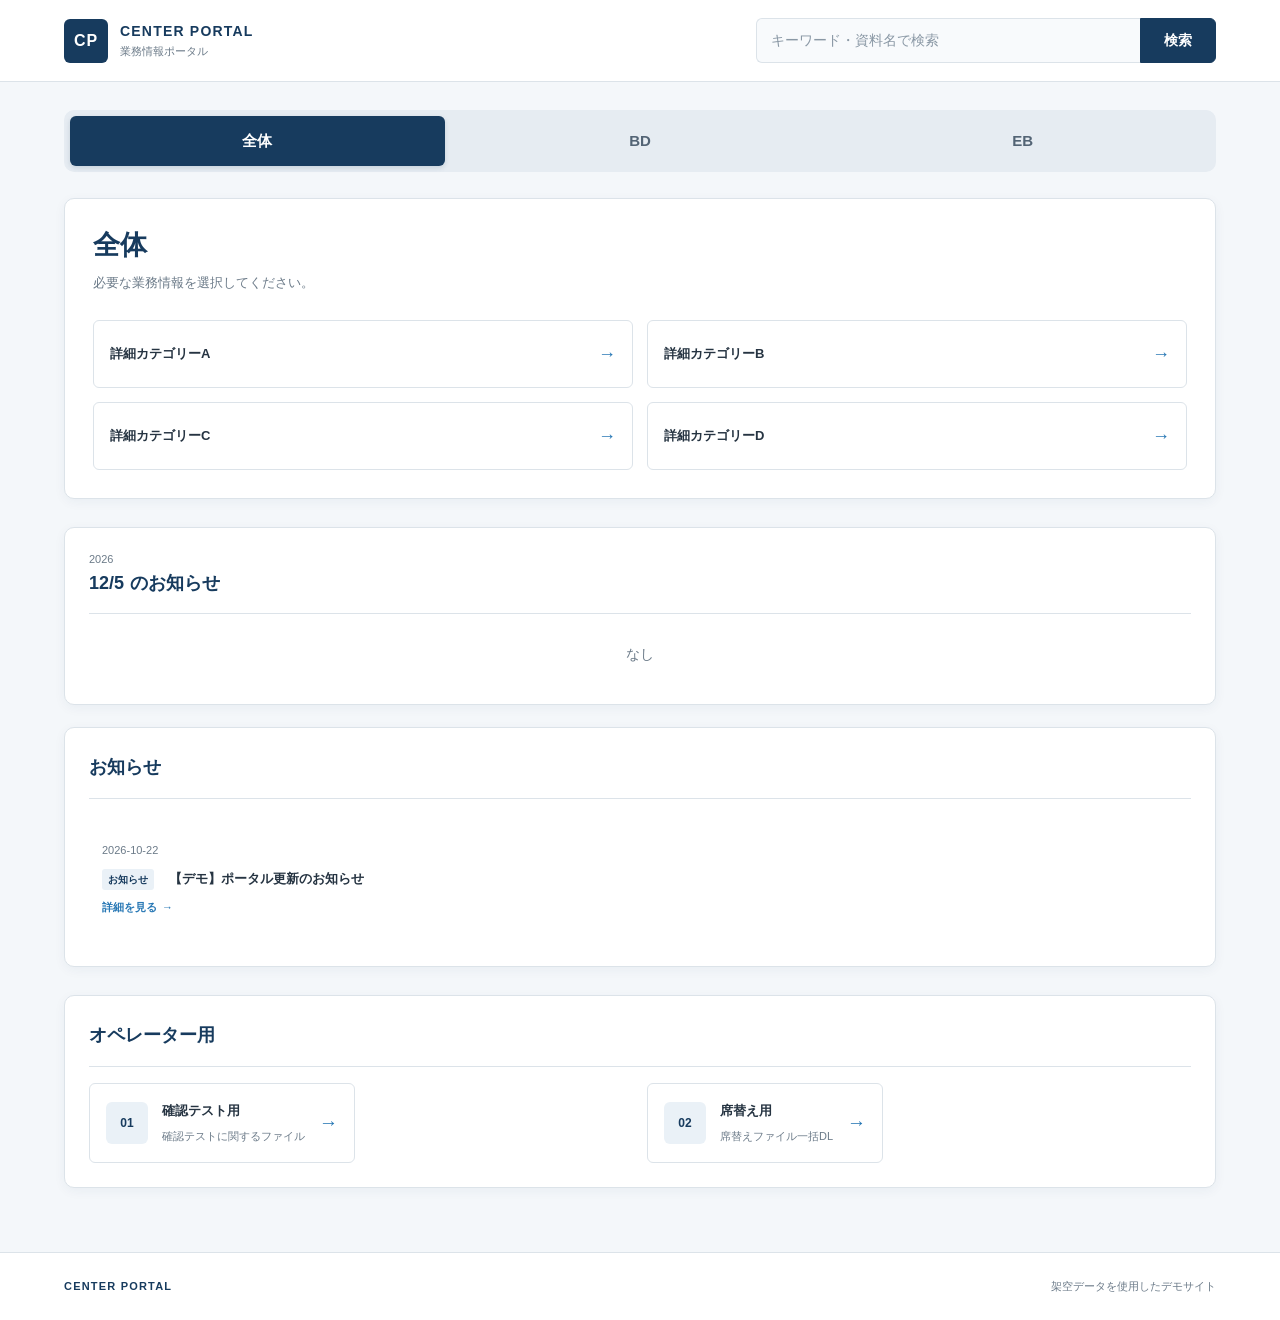
<file: index.html>
<!DOCTYPE html>
<html lang="ja">

<head>
  <meta charset="UTF-8">
  <meta name="viewport" content="width=device-width, initial-scale=1.0">
  <meta name="description" content="業務手順・問い合わせへの回答方法・システム操作方法を確認するセンターポータルのデモ">
  <title>Center Portal | 業務情報ポータル</title>
  <link rel="stylesheet" href="css/style.css">
</head>

<body>
  <!-- ヘッダー -->
  <header class="header">
    <a class="header-logo" href="index.html" aria-label="トップページ">
      <span class="logo-mark">CP</span>
      <span class="logo-text">
        <strong>CENTER PORTAL</strong>
        <small>業務情報ポータル</small>
      </span>
    </a>

    <!-- 資料とお知らせを検索し、結果はメインエリアに表示する -->
    <form class="search-form" id="searchForm" role="search">
      <label class="visually-hidden" for="searchInput">
        キーワード検索
      </label>
      <input type="search" id="searchInput" name="keyword" placeholder="キーワード・資料名で検索" autocomplete="off">
      <button type="submit" class="search-button">
        検索
      </button>
    </form>
  </header>

  <main class="main">
    <!-- メインカテゴリー -->
    <nav class="category-nav" aria-label="業務カテゴリー">
      <button type="button" class="category-button" data-category="全体" aria-pressed="false">
        全体
      </button>
      <button type="button" class="category-button is-active" data-category="BD" aria-pressed="true">
        BD
      </button>

      <button type="button" class="category-button" data-category="EB" aria-pressed="false">
        EB
      </button>


    </nav>

    <!-- 詳細カテゴリー・資料一覧 -->
    <section class="content-section" aria-labelledby="contentTitle">
      <div class="section-heading">
        <div>
          <h1 id="contentTitle">BD</h1>
          <p class="section-description">
            必要な業務情報を選択してください。
          </p>
        </div>
      </div>

      <!-- 選択中カテゴリーの詳細カテゴリー、または資料一覧をJavaScriptで表示 -->
      <div class="detail-category-list" id="detailCategoryList">
        <!-- 詳細カテゴリーをJavaScriptで表示 -->
      </div>

      <!-- 検索結果をJavaScriptで挿入する。通常のカテゴリー表示とは独立して切り替える -->
      <section class="search-results" id="searchResults" aria-labelledby="searchResultsTitle" aria-live="polite" hidden>
        <h2 id="searchResultsTitle">検索結果</h2>
        <div id="searchResultsList"></div>
      </section>

      <!-- 選択された資料本文を表示する領域 -->
      <section class="material-detail" id="materialDetail" aria-live="polite" hidden>
        <!-- 選択した資料の詳細を表示 -->
      </section>
    </section>

    <!-- 本日のお知らせ・お知らせ -->
    <!-- 今日のお知らせと通常のお知らせを並べて表示する -->
    <div class="information-grid">
      <!-- 本日のお知らせ -->
      <section class="information-panel" aria-labelledby="dailyAnnouncementsTitle">

        <div class="panel-heading">
          <div class="daily-announcements-heading">
            <div class="daily-date">
              <span id="dailyYear">2026</span>
              <div class="daily-date-line">
                <strong id="dailyMonthDay">10/22</strong>
                <h2 id="dailyAnnouncementsTitle">のお知らせ</h2>
              </div>
            </div>
          </div>
        </div>


        <ul class="information-list" id="historyList">
          <!-- 当日のお知らせをJavaScriptで表示 -->
        </ul>
      </section>

      <!-- お知らせ -->
      <section class="information-panel" aria-labelledby="newsTitle">
        <div class="panel-heading">
          <div>
            <h2 id="newsTitle">お知らせ</h2>
          </div>
        </div>

        <ul class="information-list" id="newsList">
          <!-- お知らせをJavaScriptで表示 -->
        </ul>
      </section>
    </div>


    <!-- スタッフ向けショートカット -->
    <!-- 用途別の資料ショートカット。検索結果は各ボタンの直下に表示 -->
    <section class="shortcut-section" aria-labelledby="shortcutTitle">
      <div class="panel-heading">
        <div>
          <h2 id="shortcutTitle">オペレーター用</h2>
        </div>
      </div>

      <div class="shortcut-list">
        <div class="shortcut-item">
          <button type="button" class="shortcut-button" data-shortcut="test">
            <span class="shortcut-icon" aria-hidden="true">01</span>
            <span>
              <strong>確認テスト用</strong>
              <small>確認テストに関するファイル</small>
            </span>
            <span class="shortcut-arrow" aria-hidden="true">→</span>
          </button>
          <section class="shortcut-results search-results" aria-labelledby="testResultsTitle" aria-live="polite" hidden>
            <h2 id="testResultsTitle">確認テスト用の資料</h2>
            <div class="shortcut-results-list"></div>
          </section>
        </div>

        <div class="shortcut-item">
          <button type="button" class="shortcut-button" data-shortcut="file">
            <span class="shortcut-icon" aria-hidden="true">02</span>
            <span>
              <strong>席替え用</strong>
              <small>席替えファイル一括DL</small>
            </span>
            <span class="shortcut-arrow" aria-hidden="true">→</span>
          </button>
          <section class="shortcut-results search-results" aria-labelledby="fileResultsTitle" aria-live="polite" hidden>
            <h2 id="fileResultsTitle">席替え用の資料</h2>
            <div class="shortcut-results-list"></div>
          </section>
        </div>
      </div>
    </section>
  </main>

  <!-- フッター -->
  <footer class="footer">
    <div class="footer-inner">
      <span>CENTER PORTAL</span>
      <p>架空データを使用したデモサイト</p>
    </div>
  </footer>

  <script src="js/data.js"></script>
  <script src="js/app.js"></script>
</body>

</html>
</file>
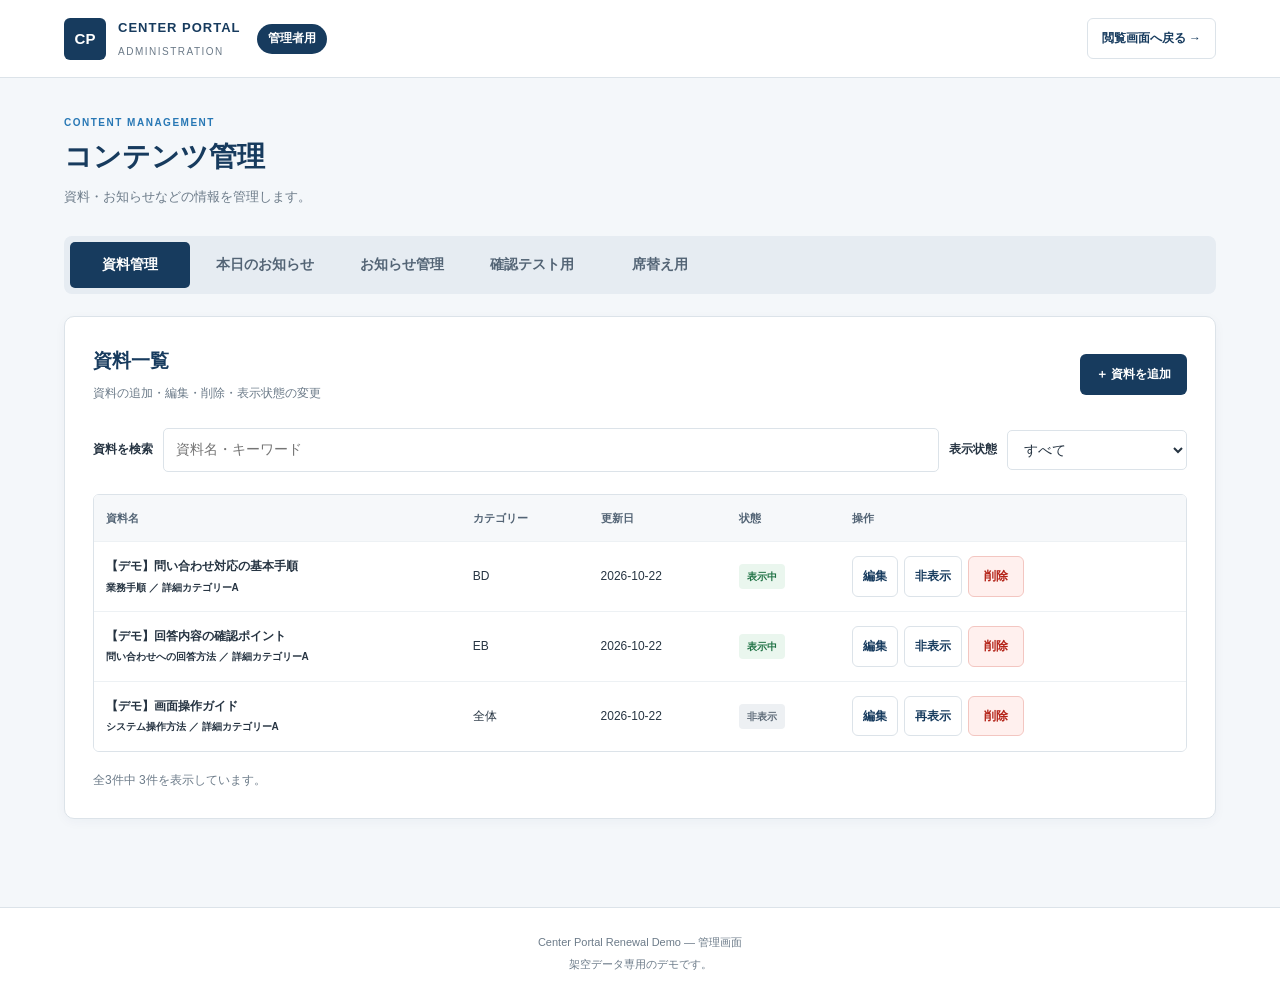
<file: admin/index.html>
<!DOCTYPE html>
<html lang="ja">
<head>
  <meta charset="UTF-8">
  <meta name="viewport" content="width=device-width, initial-scale=1.0">
  <meta
    name="description"
    content="Center Portal Demo 管理画面"
  >
  <title>管理画面 | Center Portal</title>
  <link rel="stylesheet" href="css/admin.css">
</head>

<body>
  <!-- 管理画面のブランド表示と閲覧画面への戻りリンク -->
  <header class="admin-header">
    <div class="admin-brand">
      <a class="admin-logo" href="../index.html">
        <span class="admin-logo-mark">CP</span>
        <span>
          <strong>CENTER PORTAL</strong>
          <small>ADMINISTRATION</small>
        </span>
      </a>
      <span class="admin-mode-badge">管理者用</span>
    </div>

    <a class="back-to-viewer" href="../index.html">
      閲覧画面へ戻る →
    </a>
  </header>

  <main class="admin-main">
    <section class="admin-page-heading">
      <p class="eyebrow">CONTENT MANAGEMENT</p>
      <h1>コンテンツ管理</h1>
      <p>
        資料・お知らせなどの情報を管理します。
      </p>
    </section>

    <!-- data-admin-tabの値をadmin.jsが読み取り、対応する管理パネルを切り替える -->
    <nav class="admin-tabs" aria-label="管理メニュー">
      <button
        type="button"
        class="admin-tab is-active"
        data-admin-tab="materials"
        aria-pressed="true"
      >
        資料管理
      </button>

      <button
        type="button"
        class="admin-tab"
        data-admin-tab="daily-announcements"
        aria-pressed="false"
      >
        本日のお知らせ
      </button>

      <button
        type="button"
        class="admin-tab"
        data-admin-tab="announcements"
        aria-pressed="false"
      >
        お知らせ管理
      </button>

      <button
        type="button"
        class="admin-tab"
        data-admin-tab="shortcut-test"
        aria-pressed="false"
      >
        確認テスト用
      </button>

      <button
        type="button"
        class="admin-tab"
        data-admin-tab="shortcut-file"
        aria-pressed="false"
      >
        席替え用
      </button>
    </nav>

    <!-- 資料の検索・状態絞り込み・編集操作を行う一覧 -->
    <section
      class="admin-panel"
      id="materialsPanel"
      aria-labelledby="materialsHeading"
    >
      <div class="panel-heading">
        <div>
          <h2 id="materialsHeading">資料一覧</h2>
          <p>資料の追加・編集・削除・表示状態の変更</p>
        </div>

        <button
          type="button"
          class="primary-button"
          id="addMaterialButton"
        >
          ＋ 資料を追加
        </button>
      </div>

      <div class="admin-filter">
        <label for="adminMaterialSearch">資料を検索</label>
        <input
          type="search"
          id="adminMaterialSearch"
          placeholder="資料名・キーワード"
        >

        <label for="materialStatusFilter">表示状態</label>
        <select id="materialStatusFilter">
          <option value="all">すべて</option>
          <option value="visible">表示中</option>
          <option value="hidden">非表示</option>
        </select>
      </div>

      <div class="table-wrapper">
        <table class="admin-table">
          <thead>
            <tr>
              <th scope="col">資料名</th>
              <th scope="col">カテゴリー</th>
              <th scope="col">更新日</th>
              <th scope="col">状態</th>
              <th scope="col">操作</th>
            </tr>
          </thead>

          <tbody id="materialsTableBody">
            <!-- 資料一覧をJavaScriptで表示 -->
          </tbody>
        </table>
      </div>
      <nav class="admin-pagination" id="materialsPagination" aria-label="資料一覧のページ移動"></nav>

      <p class="admin-message" id="materialsMessage" aria-live="polite">
        資料一覧を読み込んでいます。
      </p>
    </section>

    <!-- 「本日のお知らせ」に設定した当日掲載分と、種類の選択肢を管理する一覧 -->
    <section
      class="admin-panel"
      id="dailyAnnouncementsPanel"
      aria-labelledby="dailyAnnouncementsHeading"
      hidden
    >
      <div class="panel-heading">
        <div>
          <h2 id="dailyAnnouncementsHeading">本日のお知らせ一覧</h2>
          <p>種類に「本日のお知らせ」を設定した項目は、掲載日当日のみ閲覧画面に表示されます。</p>
        </div>

        <button
          type="button"
          class="primary-button"
          id="addDailyAnnouncementButton"
        >
          ＋ 本日のお知らせを追加
        </button>
      </div>

      <form id="announcementTypeForm">
        <div class="form-field">
          <label for="newAnnouncementType">種類の選択肢を追加</label>
          <input
            type="text"
            id="newAnnouncementType"
            maxlength="40"
            placeholder="例：障害情報"
            required
          >
        </div>
        <div class="form-actions">
          <button type="submit" class="secondary-button">
            種類を追加
          </button>
        </div>
      </form>

      <p class="admin-message" id="announcementTypesMessage" aria-live="polite"></p>

      <div class="table-wrapper">
        <table class="admin-table">
          <thead>
            <tr>
              <th scope="col">タイトル</th>
              <th scope="col">種類</th>
              <th scope="col">状態</th>
              <th scope="col">操作</th>
            </tr>
          </thead>

          <tbody id="dailyAnnouncementsTableBody">
            <!-- 今日のお知らせをJavaScriptで表示 -->
          </tbody>
        </table>
      </div>
      <nav class="admin-pagination" id="dailyAnnouncementsPagination" aria-label="今日のお知らせ一覧のページ移動"></nav>

      <p class="admin-message" id="dailyAnnouncementsMessage" aria-live="polite">
        今日のお知らせを読み込んでいます。
      </p>
    </section>

    <!-- 掲載日を問わず、すべてのお知らせを検索・管理する一覧 -->
    <section
      class="admin-panel"
      id="announcementsPanel"
      aria-labelledby="announcementsHeading"
      hidden
    >
      <div class="panel-heading">
        <div>
          <h2 id="announcementsHeading">お知らせ一覧</h2>
          <p>お知らせの追加・編集・削除・非表示</p>
        </div>

        <button
          type="button"
          class="primary-button"
          id="addAnnouncementButton"
        >
          ＋ お知らせを追加
        </button>
      </div>

      <div class="admin-filter admin-filter-single">
        <label for="adminAnnouncementSearch">お知らせを検索</label>
        <input
          type="search"
          id="adminAnnouncementSearch"
          placeholder="タイトル・種類・キーワード"
        >
      </div>

      <div class="table-wrapper">
        <table class="admin-table">
          <thead>
            <tr>
              <th scope="col">タイトル</th>
              <th scope="col">日付</th>
              <th scope="col">状態</th>
              <th scope="col">操作</th>
            </tr>
          </thead>

          <tbody id="announcementsTableBody">
            <!-- お知らせ一覧をJavaScriptで表示 -->
          </tbody>
        </table>
      </div>
      <nav class="admin-pagination" id="announcementsPagination" aria-label="お知らせ一覧のページ移動"></nav>

      <p class="admin-message" id="announcementsMessage" aria-live="polite">
        お知らせ一覧を読み込んでいます。
      </p>
    </section>

    <!-- 閲覧画面の確認テスト用ショートカットに割り当てた資料 -->
    <section
      class="admin-panel"
      id="testShortcutPanel"
      aria-labelledby="testShortcutHeading"
      hidden
    >
      <div class="panel-heading">
        <div>
          <h2 id="testShortcutHeading">確認テスト用の資料</h2>
          <p>確認テスト用ショートカットに表示する資料を管理します。</p>
        </div>
        <button type="button" class="primary-button" data-add-shortcut="test">
          ＋ 資料を追加
        </button>
      </div>
      <div class="table-wrapper">
        <table class="admin-table">
          <thead>
            <tr>
              <th scope="col">資料名</th>
              <th scope="col">カテゴリー</th>
              <th scope="col">更新日</th>
              <th scope="col">状態</th>
              <th scope="col">操作</th>
            </tr>
          </thead>
          <tbody id="testShortcutTableBody"></tbody>
        </table>
      </div>
      <nav class="admin-pagination" id="testShortcutPagination" aria-label="確認テスト用のページ移動"></nav>
      <p class="admin-message" id="testShortcutMessage" aria-live="polite"></p>
    </section>

    <!-- 閲覧画面の席替え用ショートカットに割り当てた資料 -->
    <section
      class="admin-panel"
      id="fileShortcutPanel"
      aria-labelledby="fileShortcutHeading"
      hidden
    >
      <div class="panel-heading">
        <div>
          <h2 id="fileShortcutHeading">席替え用の資料</h2>
          <p>席替え用ショートカットに表示する資料を管理します。</p>
        </div>
        <button type="button" class="primary-button" data-add-shortcut="file">
          ＋ 資料を追加
        </button>
      </div>
      <div class="table-wrapper">
        <table class="admin-table">
          <thead>
            <tr>
              <th scope="col">資料名</th>
              <th scope="col">カテゴリー</th>
              <th scope="col">更新日</th>
              <th scope="col">状態</th>
              <th scope="col">操作</th>
            </tr>
          </thead>
          <tbody id="fileShortcutTableBody"></tbody>
        </table>
      </div>
      <nav class="admin-pagination" id="fileShortcutPagination" aria-label="席替え用のページ移動"></nav>
      <p class="admin-message" id="fileShortcutMessage" aria-live="polite"></p>
    </section>

    <!-- 新規追加・編集で共用する資料入力フォーム -->
    <section
      class="admin-panel editor-panel"
      id="materialEditorPanel"
      aria-labelledby="materialEditorHeading"
      hidden
    >
      <div class="panel-heading">
        <div>
          <h2 id="materialEditorHeading">資料を追加</h2>
          <p>必要な情報を入力してください。</p>
        </div>
      </div>

      <form id="materialForm">
        <input type="hidden" id="materialId">

        <div class="form-field">
          <label for="materialTitle">資料名 <span>*</span></label>
          <input
            type="text"
            id="materialTitle"
            maxlength="120"
            required
          >
        </div>

        <div class="form-field">
          <label for="materialCategory">メインカテゴリー <span>*</span></label>
          <select id="materialCategory" required>
            <option value="">選択してください</option>
          </select>
        </div>

        <div class="form-field">
          <label for="materialDetail">詳細カテゴリー <span>*</span></label>
          <select id="materialDetail" required>
            <option value="">先にメインカテゴリーを選択してください</option>
          </select>
        </div>

        <div class="form-field">
          <label for="materialType">資料の種類 <span>*</span></label>
          <input
            type="text"
            id="materialType"
            maxlength="60"
            placeholder="例：業務手順"
            required
          >
        </div>

        <div class="form-field">
          <label for="materialShortcut">表示するショートカット</label>
          <select id="materialShortcut">
            <option value="">ショートカットに表示しない</option>
            <option value="test">確認テスト用</option>
            <option value="file">席替え用</option>
            <option value="both">確認テスト用・席替え用</option>
          </select>
          <small>選択したタブと閲覧画面のショートカットに資料が表示されます。</small>
        </div>

        <div class="form-field">
          <label for="materialDescription">概要</label>
          <textarea
            id="materialDescription"
            rows="3"
            maxlength="300"
          ></textarea>
        </div>

        <div class="form-field">
          <label for="materialContent">資料の内容 <span>*</span></label>
          <textarea
            id="materialContent"
            rows="8"
            required
          ></textarea>
        </div>

        <div class="form-actions">
          <button type="submit" class="primary-button">
            保存する
          </button>

          <button
            type="button"
            class="secondary-button"
            id="cancelMaterialEdit"
          >
            キャンセル
          </button>
        </div>
      </form>
    </section>

    <!-- 新規追加・編集で共用するお知らせ入力フォーム -->
    <section
      class="admin-panel editor-panel"
      id="announcementEditorPanel"
      aria-labelledby="announcementEditorHeading"
      hidden
    >
      <div class="panel-heading">
        <div>
          <h2 id="announcementEditorHeading">お知らせを追加</h2>
          <p>掲載するお知らせを入力してください。</p>
        </div>
      </div>

      <form id="announcementForm">
        <input type="hidden" id="announcementId">

        <div class="form-field">
          <label for="announcementTitle">タイトル <span>*</span></label>
          <input
            type="text"
            id="announcementTitle"
            maxlength="120"
            required
          >
        </div>

        <div class="form-field">
          <label for="announcementDate">掲載日 <span>*</span></label>
          <input
            type="date"
            id="announcementDate"
            required
          >
        </div>

        <div class="form-field">
          <label for="announcementType">種類 <span>*</span></label>
          <select id="announcementType" required></select>
        </div>

        <div class="form-field">
          <label for="announcementContent">内容</label>
          <textarea
            id="announcementContent"
            rows="5"
            maxlength="2000"
          ></textarea>
        </div>

        <div class="form-actions">
          <button type="submit" class="primary-button">
            保存する
          </button>

          <button
            type="button"
            class="secondary-button"
            id="cancelAnnouncementEdit"
          >
            キャンセル
          </button>
        </div>
      </form>
    </section>
  </main>

  <footer class="admin-footer">
    <p>Center Portal Renewal Demo — 管理画面</p>
    <p>架空データ専用のデモです。</p>
  </footer>

  <script src="../js/data.js"></script>
  <script src="js/admin.js"></script>
</body>
</html>
</file>
<file: css/style.css>
/* =========================
   共通の色・余白・文字・アクセシビリティ設定
========================= */

:root {
  --color-primary: #173b5e;
  --color-primary-light: #eaf1f7;
  --color-accent: #2878b5;
  --color-text: #263442;
  --color-muted: #6c7b89;
  --color-border: #dce3e9;
  --color-background: #f4f7fa;
  --color-surface: #ffffff;
  --color-hover: #f0f5f9;
  --shadow-card: 0 3px 12px rgba(23, 59, 94, 0.05);
  --radius-small: 6px;
  --radius-medium: 10px;
}

* {
  box-sizing: border-box;
}

html {
  scroll-behavior: smooth;
}

body {
  margin: 0;
  background: var(--color-background);
  color: var(--color-text);
  font-family:
    -apple-system,
    BlinkMacSystemFont,
    "Helvetica Neue",
    "Hiragino Kaku Gothic ProN",
    "Hiragino Sans",
    Meiryo,
    sans-serif;
  font-size: 14px;
  line-height: 1.7;
}

button,
input {
  font: inherit;
}

button {
  cursor: pointer;
}

button:focus-visible,
input:focus-visible,
a:focus-visible {
  outline: 3px solid #79b9eb;
  outline-offset: 3px;
}

a {
  color: inherit;
  text-decoration: none;
}

[hidden] {
  display: none !important;
}

.visually-hidden {
  position: absolute;
  width: 1px;
  height: 1px;
  padding: 0;
  margin: -1px;
  overflow: hidden;
  clip: rect(0, 0, 0, 0);
  white-space: nowrap;
  border: 0;
}

/* =========================
   ヘッダー
========================= */

.header {
  position: sticky;
  top: 0;
  z-index: 100;
  display: flex;
  align-items: center;
  justify-content: space-between;
  gap: 32px;
  min-height: 82px;
  padding: 16px 5%;
  background: var(--color-surface);
  border-bottom: 1px solid var(--color-border);
}

.header-logo {
  display: flex;
  align-items: center;
  gap: 12px;
  flex-shrink: 0;
}

.logo-mark {
  display: grid;
  place-items: center;
  width: 44px;
  height: 44px;
  border-radius: var(--radius-small);
  background: var(--color-primary);
  color: #ffffff;
  font-size: 16px;
  font-weight: 800;
  letter-spacing: 1px;
}

.logo-text {
  display: flex;
  flex-direction: column;
  line-height: 1.4;
}

.logo-text strong {
  color: var(--color-primary);
  font-size: 14px;
  letter-spacing: 1.2px;
}

.logo-text small {
  margin-top: 3px;
  color: var(--color-muted);
  font-size: 11px;
}

/* =========================
   検索フォーム
========================= */

.search-form {
  display: flex;
  width: min(460px, 55%);
  min-height: 44px;
}

.search-form input {
  width: 100%;
  min-width: 0;
  padding: 10px 14px;
  background: #f8fafc;
  border: 1px solid var(--color-border);
  border-right: 0;
  border-radius: var(--radius-small) 0 0 var(--radius-small);
  color: var(--color-text);
}

.search-form input::placeholder {
  color: #8a98a5;
}

.search-form input:focus-visible {
  outline: none;
  box-shadow: inset 0 0 0 2px #79b9eb;
}

.search-button {
  min-width: 76px;
  padding: 10px 16px;
  background: var(--color-primary);
  color: #ffffff;
  border: 1px solid var(--color-primary);
  border-radius: 0 var(--radius-small) var(--radius-small) 0;
  font-weight: 700;
  transition: background 0.2s ease;
}

.search-button:hover {
  background: #24577f;
}

/* =========================
   メインエリア
========================= */

.main {
  width: min(1200px, 90%);
  margin: 0 auto;
  padding: 28px 0 64px;
}

/* =========================
   BD・EB・全体ナビゲーションと詳細カテゴリー選択
========================= */

.category-nav {
  display: grid;
  grid-template-columns: repeat(3, 1fr);
  gap: 8px;
  margin-bottom: 26px;
  padding: 6px;
  background: #e6ecf2;
  border-radius: var(--radius-medium);
}

.category-button {
  min-height: 48px;
  padding: 12px 20px;
  background: transparent;
  color: #536475;
  border: 0;
  border-radius: var(--radius-small);
  font-size: 15px;
  font-weight: 800;
  transition:
    background 0.2s ease,
    color 0.2s ease,
    box-shadow 0.2s ease;
}

.category-button:hover {
  background: rgba(255, 255, 255, 0.65);
  color: var(--color-primary);
}

.category-button.is-active {
  background: var(--color-primary);
  color: #ffffff;
  box-shadow: 0 2px 5px rgba(23, 59, 94, 0.15);
}

/* =========================
   コンテンツセクション
========================= */

.content-section {
  min-height: 260px;
  margin-bottom: 28px;
  padding: 28px;
  background: var(--color-surface);
  border: 1px solid var(--color-border);
  border-radius: var(--radius-medium);
  box-shadow: var(--shadow-card);
}

.section-heading {
  display: flex;
  align-items: center;
  justify-content: space-between;
  gap: 16px;
  margin-bottom: 26px;
}

.section-heading h1 {
  margin: 0;
  color: var(--color-primary);
  font-size: 27px;
  line-height: 1.4;
}

.section-description {
  margin: 8px 0 0;
  color: var(--color-muted);
  font-size: 13px;
}

/* =========================
   詳細カテゴリー
========================= */

.detail-category-list {
  /* 詳細カテゴリーはPCでは2列、狭い画面ではメディアクエリで1列にする */
  display: grid;
  grid-template-columns: repeat(2, minmax(0, 1fr));
  gap: 14px;
}

.detail-category-button {
  display: flex;
  align-items: center;
  justify-content: space-between;
  gap: 12px;
  min-height: 68px;
  padding: 16px;
  background: #ffffff;
  color: var(--color-text);
  border: 1px solid var(--color-border);
  border-radius: var(--radius-small);
  text-align: left;
  transition:
    border-color 0.2s ease,
    background 0.2s ease,
    transform 0.2s ease;
}

.detail-category-button:hover {
  background: var(--color-hover);
  border-color: #9cb8cf;
  transform: translateY(-2px);
}

.detail-category-button strong {
  font-size: 13px;
}

.detail-category-button .category-arrow {
  color: var(--color-accent);
  font-size: 18px;
}

.detail-category-list.is-material-list {
  display: block;
}

/* =========================
   資料一覧
========================= */

.material-list-heading {
  display: flex;
  align-items: center;
  justify-content: space-between;
  gap: 20px;
  padding: 20px;
  background: #f8fafc;
  border: 1px solid var(--color-border);
  border-radius: var(--radius-small);
}

.material-list-heading-main {
  min-width: 0;
}

.material-list-breadcrumb {
  margin: 0 0 5px;
  color: var(--color-muted);
  font-size: 12px;
}

.material-list-breadcrumb span {
  padding: 0 5px;
  color: #9aa8b4;
}

.material-list-heading h2 {
  margin: 0;
  color: var(--color-primary);
  font-size: 21px;
  line-height: 1.45;
}

.material-list-description {
  margin: 6px 0 0;
  color: var(--color-muted);
  font-size: 13px;
}

.material-list-heading-actions {
  display: flex;
  flex-direction: column;
  align-items: flex-end;
  gap: 10px;
  flex-shrink: 0;
}

.material-count {
  display: inline-flex;
  align-items: center;
  min-height: 28px;
  padding: 4px 10px;
  background: var(--color-primary-light);
  color: var(--color-primary);
  border-radius: 999px;
  font-size: 12px;
  font-weight: 700;
}

.material-list {
  display: grid;
  gap: 10px;
  margin-top: 14px;
}

.material-item {
  display: flex;
  align-items: center;
  justify-content: space-between;
  gap: 16px;
  padding: 18px;
  background: #ffffff;
  border: 1px solid var(--color-border);
  border-radius: var(--radius-small);
  transition: border-color 0.16s ease, background-color 0.16s ease;
}

.announcement-search-result {
  flex-wrap: wrap;
}

.announcement-search-result .inline-announcement-detail {
  box-sizing: border-box;
  flex: 0 0 100%;
  width: 100%;
}

.material-item:hover {
  background: var(--color-hover);
  border-color: #b9c9d7;
}

.material-item-info {
  min-width: 0;
}

.material-item-title {
  margin: 0 0 8px;
  color: var(--color-primary);
  font-size: 16px;
  font-weight: 700;
  line-height: 1.5;
  overflow-wrap: anywhere;
}

.material-item-meta {
  display: flex;
  align-items: center;
  flex-wrap: wrap;
  gap: 8px;
  margin: 5px 0 0;
  color: var(--color-muted);
  font-size: 11px;
}

.material-type {
  padding: 2px 8px;
  background: #f0f3f6;
  color: #526475;
  border-radius: 999px;
  font-weight: 700;
}

.material-item-description {
  margin: 10px 0 0;
  color: #536475;
  font-size: 13px;
  line-height: 1.7;
}

.material-open-button {
  display: inline-flex;
  align-items: center;
  justify-content: center;
  gap: 8px;
  flex-shrink: 0;
  min-height: 42px;
  padding: 9px 14px;
  background: var(--color-primary);
  color: #ffffff;
  border: 1px solid var(--color-primary);
  border-radius: var(--radius-small);
  font-size: 12px;
  font-weight: 700;
  transition: background-color 0.16s ease, border-color 0.16s ease;
}

.material-open-button:hover {
  background: var(--color-accent);
  border-color: var(--color-accent);
}

.material-open-button:disabled,
.material-open-button:disabled:hover {
  background: var(--color-primary);
  border-color: var(--color-primary);
  cursor: not-allowed;
}

.material-open-button span {
  transition: transform 0.16s ease;
}

.material-open-button:hover span {
  transform: translateX(3px);
}

.material-empty-state {
  padding: 32px 20px;
  background: #f8fafc;
  border: 1px dashed #cbd6df;
  border-radius: var(--radius-small);
  text-align: center;
}

.material-empty-icon {
  display: inline-grid;
  place-items: center;
  min-width: 40px;
  height: 40px;
  padding: 0 8px;
  background: var(--color-primary-light);
  color: var(--color-primary);
  border-radius: 50%;
  font-size: 11px;
  font-weight: 800;
}

.material-empty-state h3 {
  margin: 12px 0 4px;
  color: var(--color-primary);
  font-size: 15px;
}

.material-empty-state p {
  margin: 0;
  color: var(--color-muted);
  font-size: 12px;
}

/* =========================
   検索結果、ページ送り、資料詳細
========================= */

.search-results {
  margin-top: 24px;
  padding-top: 22px;
  border-top: 1px solid var(--color-border);
}

.search-results h2 {
  margin: 0 0 16px;
  color: var(--color-primary);
  font-size: 18px;
}

.search-result-count {
  margin: 0 0 14px;
  color: var(--color-muted);
  font-size: 12px;
}

.empty-message {
  padding: 24px 12px;
  color: var(--color-muted);
  text-align: center;
}

.pagination {
  display: flex;
  justify-content: center;
  flex-wrap: wrap;
  gap: 6px;
  margin-top: 20px;
}

.pagination-list-item {
  padding: 0 !important;
  border: 0 !important;
}

.pagination-button {
  min-width: 38px;
  min-height: 38px;
  padding: 7px 10px;
  background: #ffffff;
  color: var(--color-primary);
  border: 1px solid var(--color-border);
  border-radius: var(--radius-small);
  font-size: 12px;
  font-weight: 700;
}

.pagination-button:hover:not(:disabled),
.pagination-button[aria-current="page"] {
  background: var(--color-primary);
  color: #ffffff;
  border-color: var(--color-primary);
}

.pagination-button:disabled {
  color: var(--color-muted);
  cursor: not-allowed;
  opacity: 0.6;
}

.material-detail {
  margin-top: 24px;
  padding: 24px;
  background: #f8fafc;
  border: 1px solid var(--color-border);
  border-radius: var(--radius-small);
}

.material-detail h2 {
  margin-top: 0;
  color: var(--color-primary);
  font-size: 20px;
}

.material-detail-content {
  white-space: pre-wrap;
  overflow-wrap: anywhere;
}

/* =========================
   今日のお知らせ・お知らせと、項目直下に開く詳細
========================= */


.information-grid {
  display: grid;
  grid-template-columns: 1fr;
  gap: 22px;
  margin-bottom: 28px;
}


.information-panel {
  min-width: 0;
  padding: 24px;
  background: var(--color-surface);
  border: 1px solid var(--color-border);
  border-radius: var(--radius-medium);
  box-shadow: var(--shadow-card);
}

.panel-heading {
  display: flex;
  align-items: center;
  justify-content: space-between;
  gap: 12px;
  margin-bottom: 16px;
  padding-bottom: 15px;
  border-bottom: 1px solid var(--color-border);
}

.panel-heading h2 {
  margin: 0;
  color: var(--color-primary);
  font-size: 18px;
}

.information-list {
  display: grid;
  gap: 0;
  margin: 0;
  padding: 0;
  list-style: none;
}

.information-list li {
  padding: 13px 0;
  border-bottom: 1px solid #edf1f4;
}

.information-list li:last-child {
  border-bottom: 0;
}

.announcement-link {
  display: flex;
  flex-direction: column;
  align-items: flex-start;
  gap: 5px;
  width: 100%;
  padding: 12px;
  background: transparent;
  color: inherit;
  border: 1px solid transparent;
  border-radius: var(--radius-small);
  text-align: left;
  transition: background-color 0.16s ease, border-color 0.16s ease;
}

.announcement-link:hover,
.announcement-link.is-selected {
  background: var(--color-hover);
  border-color: var(--color-border);
}

.announcement-link:focus-visible {
  outline-offset: 1px;
}

.announcement-title-row {
  display: flex;
  align-items: center;
  gap: 8px;
  width: 100%;
}

.announcement-title-row .information-badge {
  flex-shrink: 0;
}

.announcement-link-hint {
  display: flex;
  align-items: center;
  gap: 5px;
  margin-top: 2px;
  color: var(--color-accent);
  font-size: 11px;
  font-weight: 700;
}

.announcement-link-hint span {
  transition: transform 0.16s ease;
}

.announcement-link:hover .announcement-link-hint span,
.announcement-link.is-selected .announcement-link-hint span {
  transform: translateX(3px);
}

.information-date {
  display: block;
  margin-bottom: 4px;
  color: var(--color-muted);
  font-size: 11px;
}

.information-title {
  color: var(--color-text);
  font-size: 13px;
  font-weight: 600;
}

.information-badge {
  display: inline-block;
  margin-right: 7px;
  padding: 2px 6px;
  background: var(--color-primary-light);
  color: var(--color-primary);
  border-radius: 3px;
  font-size: 10px;
  font-weight: 700;
}

.announcement-detail {
  margin-top: 20px;
  padding: 22px;
  background: #f8fafc;
  border: 1px solid var(--color-border);
  border-top: 3px solid var(--color-accent);
  border-radius: var(--radius-small);
  scroll-margin-top: 110px;
}

.inline-announcement-detail {
  margin-top: 10px;
  padding: 16px;
}

.announcement-detail-label {
  margin: 0 0 12px;
  color: var(--color-primary);
  font-size: 13px;
  font-weight: 800;
}

.announcement-detail-meta {
  display: flex;
  align-items: center;
  flex-wrap: wrap;
  gap: 8px 12px;
  margin-bottom: 10px;
}

.announcement-detail-meta .information-badge {
  margin-right: 0;
}

.announcement-detail-date {
  color: var(--color-muted);
  font-size: 12px;
}

.announcement-detail h3 {
  margin: 0 0 14px;
  color: var(--color-text);
  font-size: 19px;
  line-height: 1.5;
  overflow-wrap: anywhere;
}

.announcement-detail-content {
  min-height: 72px;
  padding: 16px;
  background: var(--color-surface);
  border: 1px solid #edf1f4;
  border-radius: var(--radius-small);
  line-height: 1.9;
  white-space: pre-wrap;
  overflow-wrap: anywhere;
}

.back-button {
  display: inline-flex;
  align-items: center;
  gap: 7px;
  min-height: 40px;
  margin-top: 16px;
  padding: 8px 12px;
  background: var(--color-surface);
  color: var(--color-primary);
  border: 1px solid var(--color-border);
  border-radius: var(--radius-small);
  font-size: 12px;
  font-weight: 700;
}

.back-button:hover {
  background: var(--color-hover);
  border-color: #b9c9d7;
}


.daily-announcements-heading {
  display: flex;
  align-items: flex-start;
}

.daily-date {
  display: flex;
  flex-direction: column;
  align-items: flex-start;
  gap: 0;
}

.daily-date span {
  color: var(--color-muted);
  font-size: 11px;
  font-weight: 500;
  line-height: 1.4;
}

.daily-date-line {
  display: flex;
  align-items: baseline;
  gap: 6px;
}

.daily-date-line strong,
.daily-date-line h2 {
  margin: 0;
  color: var(--color-primary);
  font-size: 18px;
  font-weight: 700;
  line-height: 1.7;
}

.daily-date-line h2 {
  display: inline;
}


/* =========================
   オペレーター向けショートカットと、その場に表示する資料
========================= */

.shortcut-section {
  padding: 24px;
  background: var(--color-surface);
  border: 1px solid var(--color-border);
  border-radius: var(--radius-medium);
  box-shadow: var(--shadow-card);
}

.shortcut-list {
  display: grid;
  grid-template-columns: repeat(2, minmax(0, 1fr));
  gap: 14px;
  align-items: start;
}

.shortcut-item {
  min-width: 0;
}

.shortcut-button {
  display: flex;
  align-items: center;
  gap: 14px;
  min-height: 80px;
  padding: 16px;
  background: #ffffff;
  color: var(--color-text);
  border: 1px solid var(--color-border);
  border-radius: var(--radius-small);
  text-align: left;
  transition:
    background 0.2s ease,
    border-color 0.2s ease;
}

.shortcut-button:hover {
  background: var(--color-hover);
  border-color: #9cb8cf;
}

.shortcut-item:has(.shortcut-results:not([hidden])) .shortcut-button {
  background: var(--color-hover);
  border-color: #9cb8cf;
  border-radius: var(--radius-small) var(--radius-small) 0 0;
}

.shortcut-results {
  margin-top: 0;
  padding: 16px 0 0;
  border-top: 0;
}

.shortcut-results h2 {
  font-size: 15px;
}

.shortcut-results .material-list {
  margin-top: 10px;
}

.shortcut-results .material-item {
  align-items: flex-start;
  flex-direction: column;
}

.shortcut-results .shortcut-material-detail {
  box-sizing: border-box;
  width: 100%;
}

.shortcut-results .material-open-button {
  width: 100%;
}

.shortcut-icon {
  display: grid;
  place-items: center;
  flex-shrink: 0;
  width: 42px;
  height: 42px;
  background: var(--color-primary-light);
  color: var(--color-primary);
  border-radius: var(--radius-small);
  font-size: 12px;
  font-weight: 800;
}

.shortcut-button strong,
.shortcut-button small {
  display: block;
}

.shortcut-button strong {
  font-size: 13px;
}

.shortcut-button small {
  margin-top: 4px;
  color: var(--color-muted);
  font-size: 11px;
}

.shortcut-arrow {
  margin-left: auto;
  color: var(--color-accent);
  font-size: 19px;
}

/* =========================
   フッター
========================= */

.footer {
  padding: 24px 5%;
  background: #ffffff;
  border-top: 1px solid var(--color-border);
}

.footer-inner {
  display: flex;
  align-items: center;
  justify-content: space-between;
  gap: 16px;
  width: min(1200px, 100%);
  margin: 0 auto;
}

.footer-inner span {
  color: var(--color-primary);
  font-size: 11px;
  font-weight: 800;
  letter-spacing: 1.2px;
}

.footer-inner p {
  margin: 0;
  color: var(--color-muted);
  font-size: 11px;
}

/* =========================
   画面幅に応じたレイアウト調整と動きを抑える設定
========================= */

@media (max-width: 760px) {
  .header {
    align-items: stretch;
    flex-direction: column;
    gap: 16px;
    padding: 16px 5%;
  }

  .search-form {
    width: 100%;
  }

  .main {
    width: 92%;
    padding-top: 20px;
  }

  .content-section {
    padding: 20px;
  }

  .detail-category-list {
    grid-template-columns: repeat(2, minmax(0, 1fr));
  }

  .information-grid {
    grid-template-columns: 1fr;
    gap: 16px;
  }

  .information-panel {
    padding: 20px;
  }

  .material-list-heading {
    align-items: flex-start;
    flex-direction: column;
  }

  .material-list-heading-actions {
    align-items: center;
    flex-direction: row;
    flex-wrap: wrap;
  }

  .shortcut-section {
    padding: 20px;
  }

  .shortcut-list {
    grid-template-columns: 1fr;
  }
}

@media (max-width: 480px) {
  .logo-mark {
    width: 40px;
    height: 40px;
  }

  .category-button {
    min-height: 44px;
    padding: 10px 8px;
    font-size: 13px;
  }

  .section-heading h1 {
    font-size: 23px;
  }

  .detail-category-list {
    grid-template-columns: 1fr;
  }

  .material-item {
    align-items: flex-start;
    flex-direction: column;
  }

  .material-open-button {
    width: 100%;
  }

  .footer-inner {
    align-items: flex-start;
    flex-direction: column;
    gap: 6px;
  }
}

@media (prefers-reduced-motion: reduce) {
  *,
  *::before,
  *::after {
    scroll-behavior: auto !important;
    transition-duration: 0.01ms !important;
    animation-duration: 0.01ms !important;
  }
}
</file>
<file: admin/css/admin.css>
/* =========================
   共通の色・余白・文字と入力操作のアクセシビリティ設定
========================= */

:root {
  --admin-primary: #173b5e;
  --admin-primary-hover: #24577f;
  --admin-accent: #2878b5;
  --admin-text: #263442;
  --admin-muted: #6c7b89;
  --admin-border: #dce3e9;
  --admin-background: #f4f7fa;
  --admin-surface: #ffffff;
  --admin-hover: #f0f5f9;
  --admin-danger: #b42318;
  --admin-danger-bg: #fff0ee;
  --admin-success: #217346;
  --admin-success-bg: #eaf6ee;
}

* {
  box-sizing: border-box;
}

html {
  scroll-behavior: smooth;
}

body {
  margin: 0;
  background: var(--admin-background);
  color: var(--admin-text);
  font-family:
    -apple-system,
    BlinkMacSystemFont,
    "Helvetica Neue",
    "Hiragino Kaku Gothic ProN",
    "Hiragino Sans",
    Meiryo,
    sans-serif;
  font-size: 14px;
  line-height: 1.7;
}

button,
input,
select,
textarea {
  font: inherit;
}

button {
  cursor: pointer;
}

[hidden] {
  display: none !important;
}

button:focus-visible,
input:focus-visible,
select:focus-visible,
textarea:focus-visible,
a:focus-visible {
  outline: 3px solid #79b9eb;
  outline-offset: 3px;
}

a {
  color: inherit;
  text-decoration: none;
}

/* =========================
   ヘッダー
========================= */

.admin-header {
  display: flex;
  align-items: center;
  justify-content: space-between;
  gap: 24px;
  min-height: 78px;
  padding: 16px 5%;
  background: var(--admin-surface);
  border-bottom: 1px solid var(--admin-border);
}

.admin-brand {
  display: flex;
  align-items: center;
  gap: 16px;
}

.admin-logo {
  display: flex;
  align-items: center;
  gap: 12px;
}

.admin-mode-badge {
  display: inline-flex;
  align-items: center;
  min-height: 30px;
  padding: 4px 11px;
  background: var(--admin-primary);
  color: #ffffff;
  border-radius: 999px;
  font-size: 12px;
  font-weight: 700;
  white-space: nowrap;
}

.admin-logo-mark {
  display: grid;
  place-items: center;
  width: 42px;
  height: 42px;
  background: var(--admin-primary);
  color: #ffffff;
  border-radius: 6px;
  font-size: 15px;
  font-weight: 800;
}

.admin-logo strong,
.admin-logo small {
  display: block;
}

.admin-logo strong {
  color: var(--admin-primary);
  font-size: 13px;
  letter-spacing: 1px;
}

.admin-logo small {
  margin-top: 3px;
  color: var(--admin-muted);
  font-size: 10px;
  letter-spacing: 1.5px;
}

.back-to-viewer {
  padding: 9px 14px;
  color: var(--admin-primary);
  border: 1px solid var(--admin-border);
  border-radius: 6px;
  font-size: 12px;
  font-weight: 700;
  transition: background 0.2s ease;
}

.back-to-viewer:hover {
  background: var(--admin-hover);
}

/* =========================
   メインエリア
========================= */

.admin-main {
  width: min(1200px, 90%);
  margin: 0 auto;
  padding: 36px 0 64px;
}

.admin-page-heading {
  margin-bottom: 28px;
}

.eyebrow {
  margin: 0 0 6px;
  color: var(--admin-accent);
  font-size: 10px;
  font-weight: 800;
  letter-spacing: 1.5px;
}

.admin-page-heading h1 {
  margin: 0;
  color: var(--admin-primary);
  font-size: 28px;
  line-height: 1.4;
}

.admin-page-heading > p:last-child {
  margin: 10px 0 0;
  color: var(--admin-muted);
  font-size: 13px;
}

/* =========================
   管理タブ
========================= */

.admin-tabs {
  display: flex;
  gap: 6px;
  margin-bottom: 22px;
  padding: 6px;
  background: #e6ecf2;
  border-radius: 8px;
}

.admin-tab {
  min-width: 120px;
  padding: 11px 20px;
  background: transparent;
  color: #536475;
  border: 0;
  border-radius: 5px;
  font-weight: 700;
  transition:
    color 0.2s ease,
    background 0.2s ease;
}

.admin-tab:hover {
  color: var(--admin-primary);
  background: rgba(255, 255, 255, 0.65);
}

.admin-tab.is-active {
  background: var(--admin-primary);
  color: #ffffff;
}

/* =========================
   管理パネル
========================= */

.admin-panel {
  margin-bottom: 24px;
  padding: 28px;
  background: var(--admin-surface);
  border: 1px solid var(--admin-border);
  border-radius: 10px;
  box-shadow: 0 3px 12px rgba(23, 59, 94, 0.04);
}

.panel-heading {
  display: flex;
  align-items: center;
  justify-content: space-between;
  gap: 20px;
  margin-bottom: 24px;
}

.panel-heading h2 {
  margin: 0;
  color: var(--admin-primary);
  font-size: 19px;
}

.panel-heading p {
  margin: 6px 0 0;
  color: var(--admin-muted);
  font-size: 12px;
}

/* =========================
   ボタン
========================= */

.primary-button,
.secondary-button,
.danger-button,
.small-button {
  display: inline-flex;
  align-items: center;
  justify-content: center;
  gap: 6px;
  min-height: 38px;
  padding: 9px 15px;
  border: 1px solid transparent;
  border-radius: 6px;
  font-size: 12px;
  font-weight: 700;
  transition:
    background 0.2s ease,
    border-color 0.2s ease;
}

.primary-button {
  background: var(--admin-primary);
  color: #ffffff;
}

.primary-button:hover {
  background: var(--admin-primary-hover);
}

.secondary-button {
  background: #ffffff;
  color: var(--admin-text);
  border-color: var(--admin-border);
}

.secondary-button:hover {
  background: var(--admin-hover);
}

.danger-button {
  background: var(--admin-danger-bg);
  color: var(--admin-danger);
  border-color: #f3c6c1;
}

.danger-button:hover {
  background: #ffe0dc;
}

.small-button {
  min-height: 32px;
  padding: 6px 10px;
  background: #ffffff;
  color: var(--admin-primary);
  border-color: var(--admin-border);
}

.small-button:hover {
  background: var(--admin-hover);
}

/* =========================
   検索・絞り込み
========================= */

.admin-filter {
  display: grid;
  grid-template-columns: auto minmax(180px, 1fr) auto minmax(120px, 180px);
  align-items: center;
  gap: 10px;
  margin-bottom: 22px;
}

.admin-filter-single {
  grid-template-columns: auto minmax(180px, 1fr);
}

.admin-filter label {
  color: var(--admin-text);
  font-size: 12px;
  font-weight: 700;
}

.admin-filter input,
.admin-filter select {
  width: 100%;
  min-width: 0;
  min-height: 40px;
  padding: 9px 12px;
  background: #ffffff;
  color: var(--admin-text);
  border: 1px solid var(--admin-border);
  border-radius: 5px;
}

/* =========================
   管理一覧テーブル、ページ送り、状態・操作ボタン
========================= */

.table-wrapper {
  width: 100%;
  overflow-x: auto;
  border: 1px solid var(--admin-border);
  border-radius: 6px;
}

.admin-table {
  width: 100%;
  border-collapse: collapse;
  background: #ffffff;
  text-align: left;
}

.admin-table th,
.admin-table td {
  padding: 14px 12px;
  border-bottom: 1px solid #edf1f4;
  vertical-align: middle;
}

.admin-table th {
  background: #f6f8fa;
  color: #536475;
  font-size: 11px;
  font-weight: 800;
  white-space: nowrap;
}

.admin-table td {
  font-size: 12px;
}

.admin-table tbody tr:last-child td {
  border-bottom: 0;
}

.admin-table tbody tr:hover {
  background: #fafcfd;
}

.admin-table td:first-child {
  min-width: 200px;
  font-weight: 700;
}

.admin-pagination {
  /* ページ番号はJavaScriptが一覧件数に応じて生成する */
  display: flex;
  justify-content: center;
  flex-wrap: wrap;
  gap: 6px;
  margin-top: 16px;
}

.admin-pagination:empty {
  display: none;
}

.admin-pagination-button {
  min-width: 36px;
  min-height: 36px;
  padding: 6px 10px;
  background: #ffffff;
  color: var(--admin-primary);
  border: 1px solid var(--admin-border);
  border-radius: 5px;
  font-size: 12px;
  font-weight: 700;
}

.admin-pagination-button:hover:not(:disabled),
.admin-pagination-button[aria-current="page"] {
  background: var(--admin-primary);
  color: #ffffff;
  border-color: var(--admin-primary);
}

.admin-pagination-button:disabled {
  color: var(--admin-muted);
  cursor: not-allowed;
  opacity: 0.6;
}

.table-actions {
  display: flex;
  flex-wrap: wrap;
  gap: 6px;
  min-width: 190px;
}

.status-badge {
  display: inline-block;
  padding: 4px 8px;
  border-radius: 4px;
  font-size: 10px;
  font-weight: 700;
  white-space: nowrap;
}

.status-badge.is-visible {
  background: var(--admin-success-bg);
  color: var(--admin-success);
}

.status-badge.is-hidden {
  background: #edf0f3;
  color: #5e6b78;
}

/* =========================
   フォーム
========================= */

.editor-panel {
  scroll-margin-top: 24px;
}

.form-field {
  display: grid;
  gap: 7px;
  margin-bottom: 22px;
}

.form-field label {
  color: var(--admin-text);
  font-size: 12px;
  font-weight: 800;
}

.form-field label span {
  color: var(--admin-danger);
}

.form-field input,
.form-field select,
.form-field textarea {
  width: 100%;
  min-height: 42px;
  padding: 10px 12px;
  background: #ffffff;
  color: var(--admin-text);
  border: 1px solid var(--admin-border);
  border-radius: 5px;
}

.form-field textarea {
  min-height: 100px;
  resize: vertical;
}

.form-field input::placeholder,
.form-field textarea::placeholder {
  color: #96a2ad;
}

.form-actions {
  display: flex;
  flex-wrap: wrap;
  gap: 10px;
  padding-top: 8px;
  border-top: 1px solid var(--admin-border);
}

.admin-message {
  margin: 18px 0 0;
  color: var(--admin-muted);
  font-size: 12px;
}

.admin-message:empty {
  display: none;
}

/* =========================
   フッター
========================= */

.admin-footer {
  padding: 22px 5%;
  background: #ffffff;
  border-top: 1px solid var(--admin-border);
  text-align: center;
}

.admin-footer p {
  margin: 3px 0;
  color: var(--admin-muted);
  font-size: 11px;
}

/* =========================
   画面幅に応じた管理画面レイアウトと動きを抑える設定
========================= */

@media (max-width: 900px) {
  .admin-filter {
    grid-template-columns: auto minmax(0, 1fr);
  }

  .admin-filter label:nth-of-type(2) {
    grid-column: 1;
  }

  .admin-filter select {
    grid-column: 2;
  }
}

@media (max-width: 600px) {
  .admin-header {
    align-items: flex-start;
    flex-direction: column;
    gap: 14px;
    padding: 16px 5%;
  }

  .admin-main {
    width: 92%;
    padding-top: 24px;
  }

  .admin-page-heading h1 {
    font-size: 24px;
  }

  .admin-tabs {
    display: grid;
    grid-template-columns: repeat(2, minmax(0, 1fr));
  }

  .admin-tab {
    min-width: 0;
    padding: 10px 8px;
  }

  .admin-panel {
    padding: 18px;
  }

  .panel-heading {
    align-items: flex-start;
    flex-direction: column;
    gap: 14px;
  }

  .admin-filter {
    grid-template-columns: 1fr;
  }

  .admin-filter label:nth-of-type(2),
  .admin-filter select {
    grid-column: auto;
  }

  .form-actions {
    flex-direction: column;
  }

  .form-actions button {
    width: 100%;
  }
}

@media (prefers-reduced-motion: reduce) {
  *,
  *::before,
  *::after {
    scroll-behavior: auto !important;
    transition-duration: 0.01ms !important;
    animation-duration: 0.01ms !important;
  }
}
</file>
